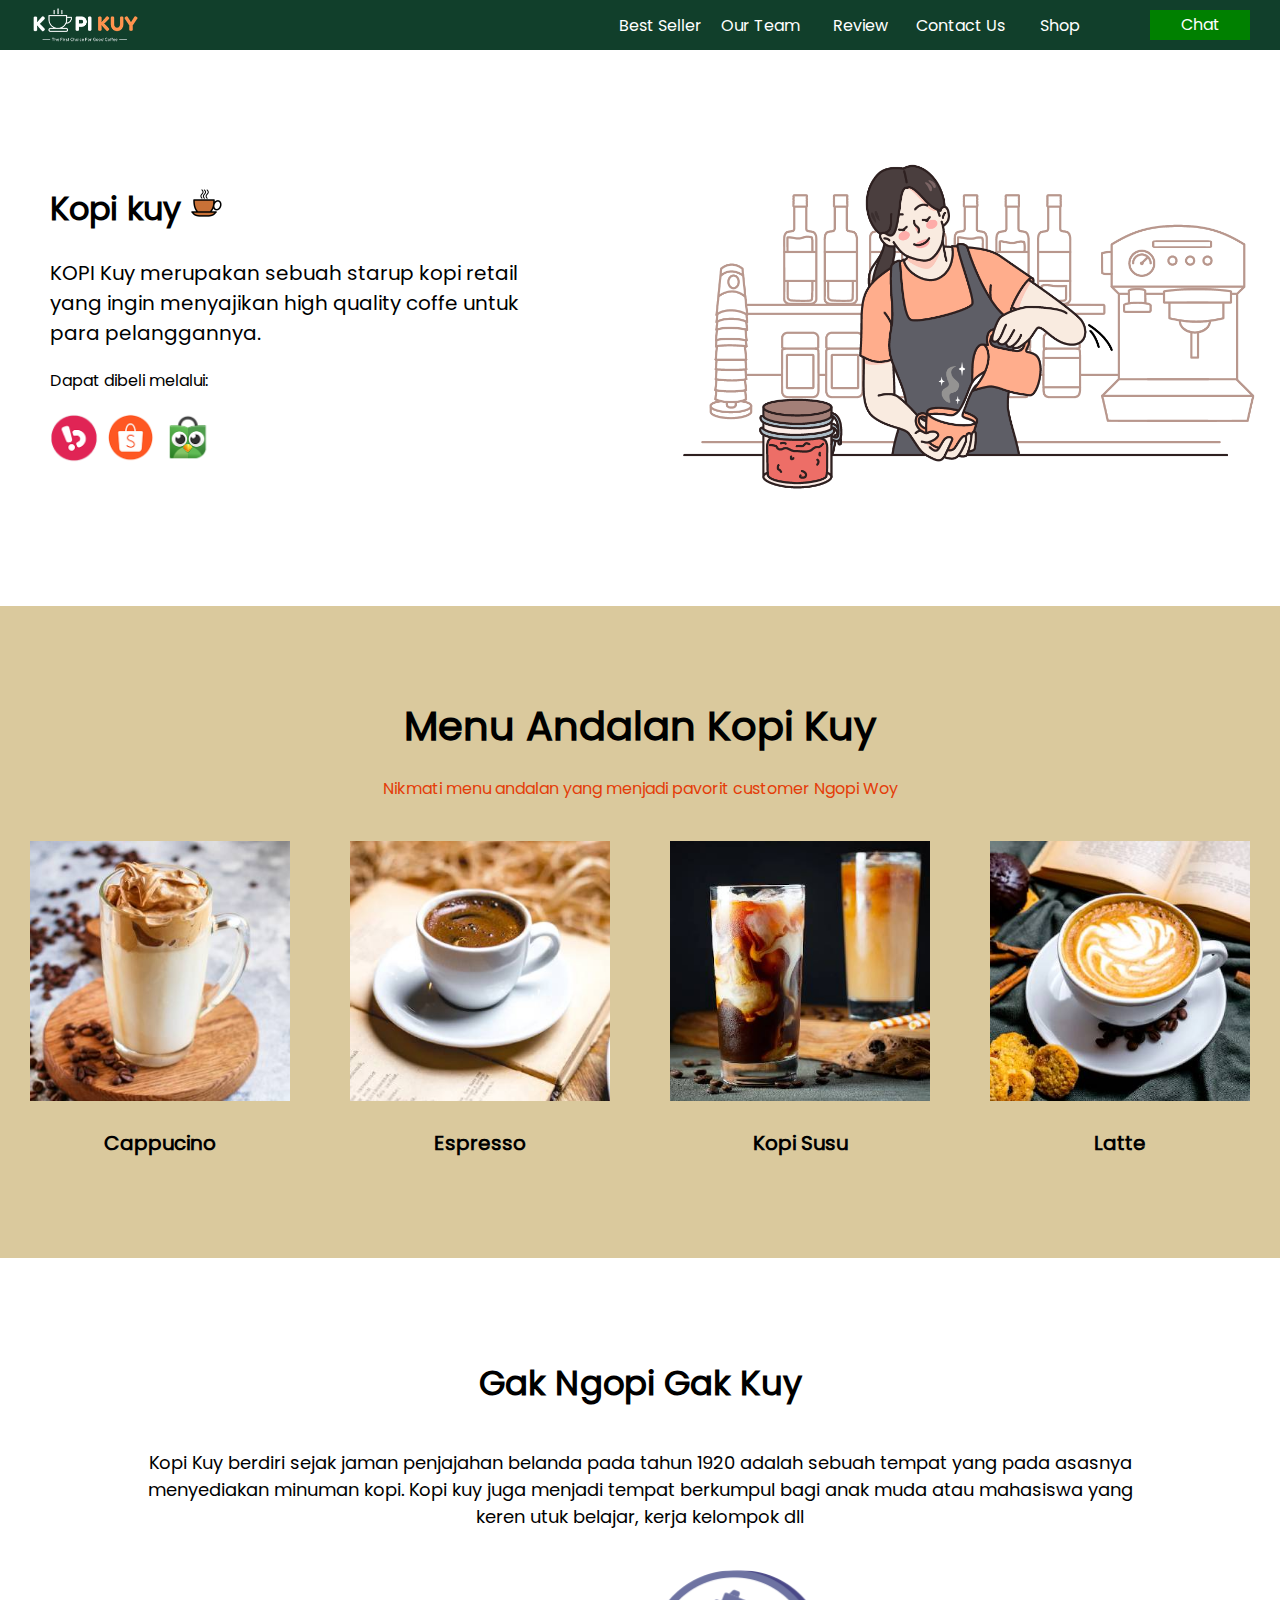
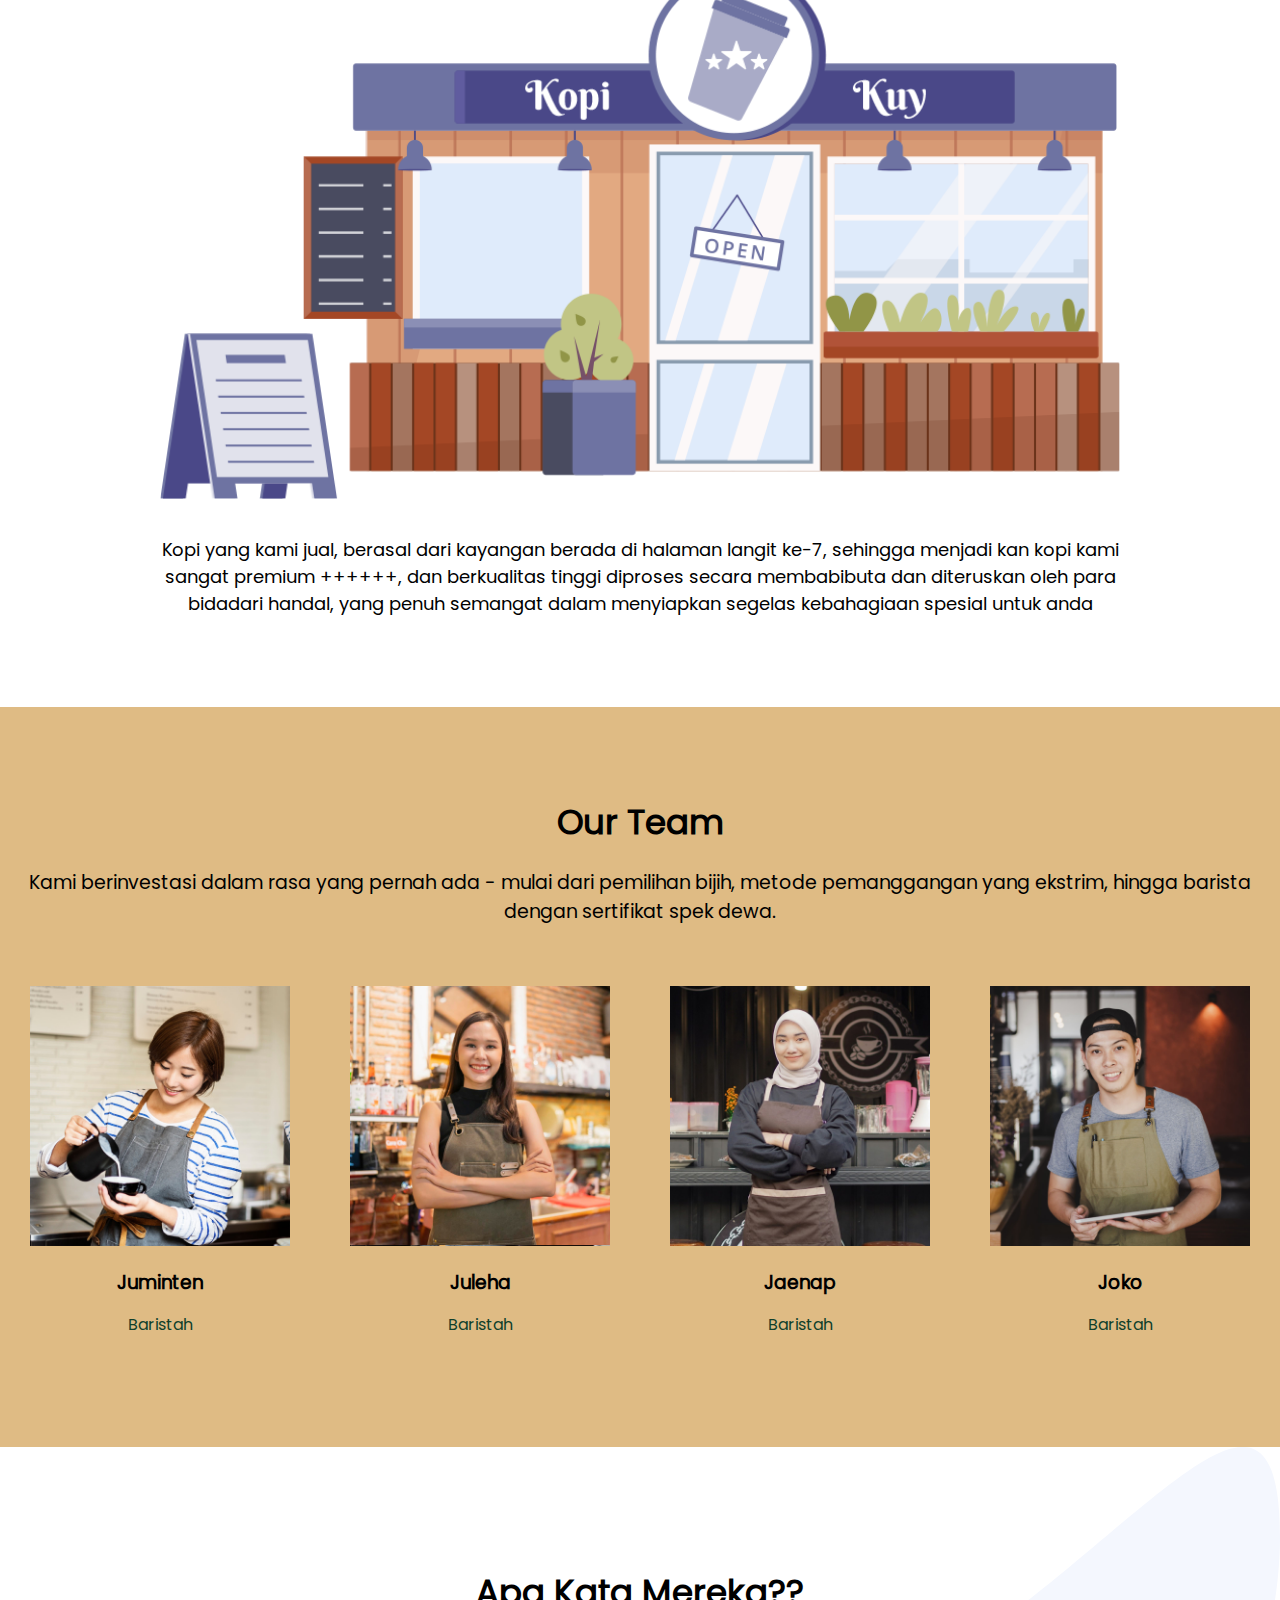
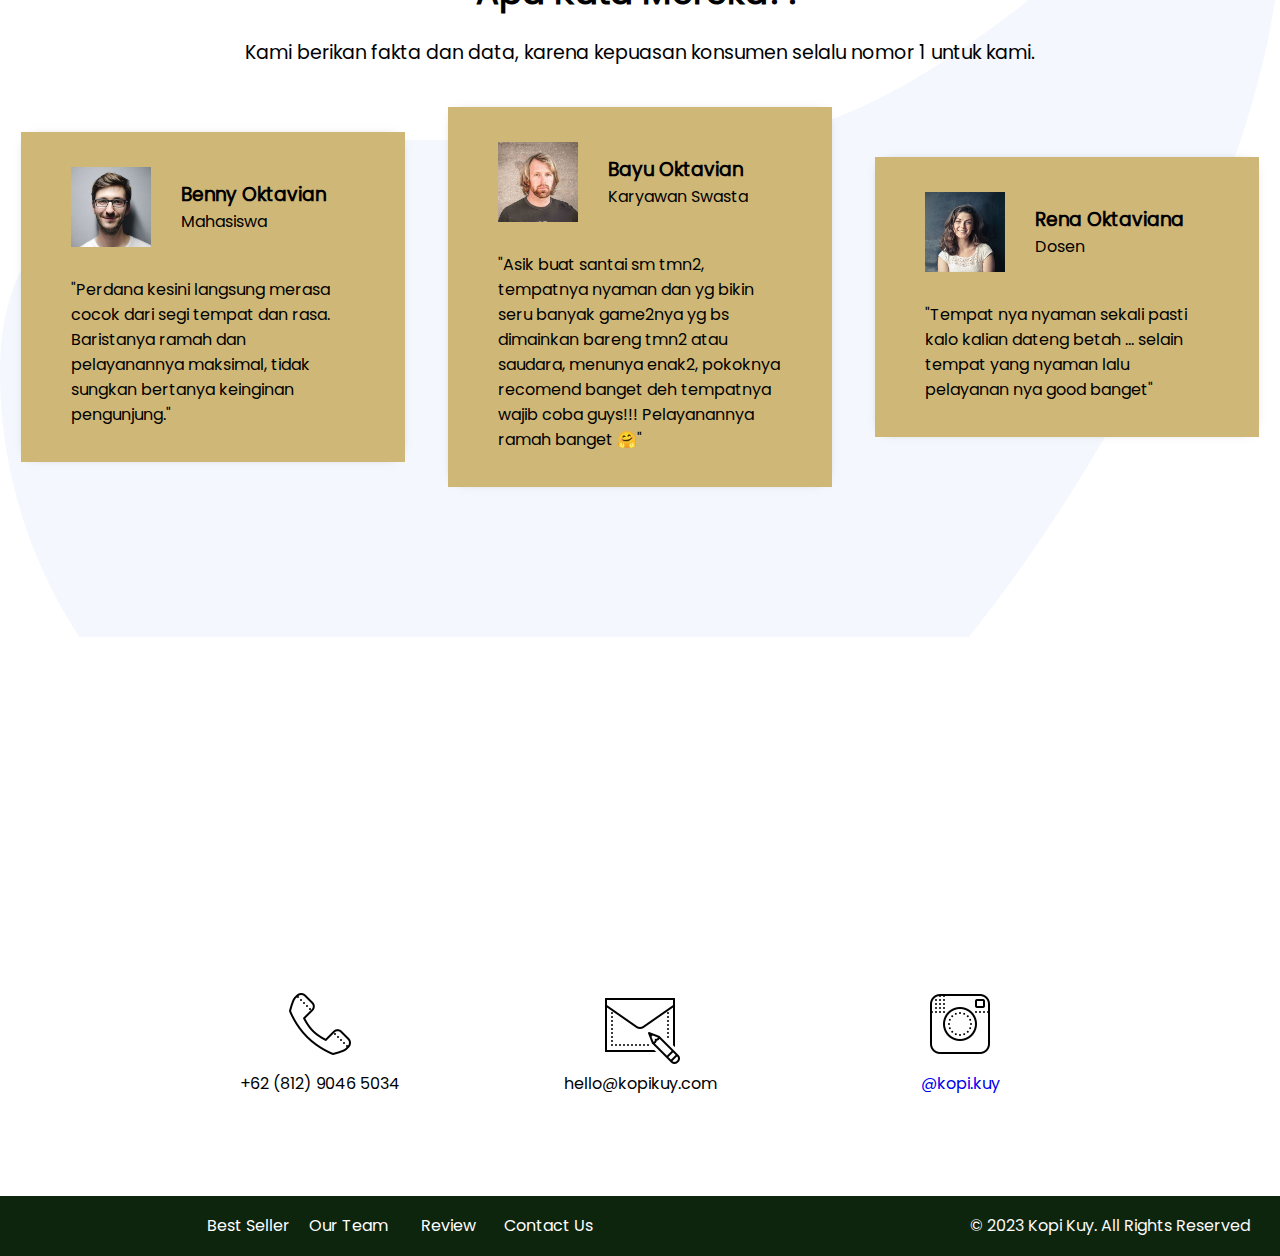
<file: index.html>
<!DOCTYPE html>
<html lang="en">

<head>
    <meta charset="UTF-8">
    <meta http-equiv="X-UA-Compatible" content="IE=edge">
    <meta name="viewport" content="width=device-width, initial-scale=1.0">
    <title>Website Kopi Kuy</title>
    <link rel="stylesheet" href="css/style.css">
</head>

<body>
    <nav>
        <div class="baris">
            <img src="images/logo/logo_kuy.png" alt="logo kopi kuy" class="logo">
            <ul class="navigasi">
                <li>
                    <a href="#best-seller">Best Seller</a>
                </li>
                <li>
                    <a href="#our-team">Our Team</a>
                </li>
                <li>
                    <a href="#review">Review</a>
                </li>
                <li>
                    <a href="#contact-us">Contact Us</a>
                </li>
                <li>
                    <a href="produk.html">Shop</a>
                </li>
            </ul>
            <a class="chat" href="https://wa.me/">Chat</a>
        </div>
    </nav>

    <header>
        <div class="baris">
        <div class="kiri">
            <h1>Kopi kuy
                <img src="images/favicon/favicon-32x32.png" alt="">
            </h1>
            <p class="tagline">KOPI Kuy merupakan sebuah starup kopi retail yang ingin menyajikan high quality coffe untuk para pelanggannya.

            </p>

        <div class="cta">
                <p> Dapat dibeli melalui:</p>
                <a href="#">
                    <img src="images/logo/logo_bukalapak.png" alt="">
                </a>
                <a href="#">
                    <img src="images/logo/logo_shopee.png" alt="">
                </a>
                <a href="#">
                    <img src="images/logo/logo_tokopedia.png" alt="">
                </a>
            </div>
        </div>
        <img src="images/header/banner1.png" class="kanan">
    
        </div> 
    </header>

    <section id="best-seller" class="best-seller">
        
        <h2> Menu Andalan Kopi Kuy </h2>
        <p class="sub"> Nikmati menu andalan yang menjadi pavorit customer Ngopi Woy</p>

        <div class="baris">
            <div class="produk">
            <img src="images/produk/product_capuchino.jpg" alt="">
            <p>Cappucino</p>
        </div>
        <div class="produk">
            <img src="images/produk/product_espresso.jpg" alt="">
            <p>Espresso</p>
        </div>
        <div class="produk">
            <img src="images/produk/product_kopi_susu.jpg" alt="">
            <p>Kopi Susu</p>
        </div>
        <div class="produk">
            <img src="images/produk/product_latte.jpg" alt="">
            <p>Latte</p>
        </div>
        </div>
    </section>

    <section id="about-us" class="about-us">
        <h2> Gak Ngopi Gak Kuy </h2> 
        <p class="tentang"> 
            Kopi Kuy berdiri sejak jaman penjajahan belanda pada tahun 1920 adalah sebuah tempat yang pada asasnya menyediakan minuman kopi.
            Kopi kuy juga menjadi tempat berkumpul bagi anak muda atau mahasiswa yang keren utuk belajar, kerja kelompok dll</p>
        <img src="images/aset/toko kopi.png"> 
        <p class="penjelasan">
            Kopi yang kami jual, berasal dari kayangan berada di halaman langit ke-7, 
            sehingga menjadi kan kopi kami sangat premium ++++++, dan berkualitas tinggi diproses secara membabibuta dan diteruskan oleh para bidadari handal, 
            yang penuh semangat dalam menyiapkan segelas kebahagiaan spesial untuk anda</p>     
    </section>

    <section id="our-team" class="our-team">
        <h2> Our Team </h2>

         <p class="sub"> Kami berinvestasi dalam rasa yang pernah ada - mulai dari pemilihan bijih,  
        metode pemanggangan yang ekstrim, hingga barista dengan sertifikat spek dewa.</p>

        <div class="baris">
            <div class="tim">
                <img src="images/team/team1.jpg">
                <h3>Juminten</h3>
                <p>Baristah</p>
            </div>

            <div class="tim">
                <img src="images/team/team2.jpg"> 
                <h3>Juleha</h3>
                <p>Baristah</p>
            </div>

            <div class="tim">
                <img src="images/team/team5.jpg"> 
                <h3>Jaenap</h3>
                <p>Baristah</p>
            </div>
        
            <div class="tim">
                <img src="images/team/team4.jpg"> 
                <h3> Joko</h3>
                <p>Baristah</p>
            </div>
        </div>
    </section>

    <section id="review" class="review">
        <h2> Apa Kata Mereka?? </h2>
        
        <p class="sub"> Kami berikan fakta dan data, karena kepuasan konsumen selalu nomor 1 untuk kami.</p>

        <div class="baris">
            <div class="testimoni">
                <div class="profile">
                    <img src="images/customer/customer1.jpg"> 
                    <div class="title">
                        <h3>Benny Oktavian</h3>
                        <p>Mahasiswa</p>
                    </div>
                </div>
                <p> "Perdana kesini langsung merasa cocok dari segi tempat dan rasa. 
                Baristanya ramah dan pelayanannya maksimal, tidak sungkan bertanya keinginan pengunjung."</p>
            </div>
            <div class="testimoni">
                <div class="profile">
                    <img src="images/customer/customer2.jpg"> 
                    <div class="title">
                        <h3>Bayu Oktavian</h3>
                        <p>Karyawan Swasta</p>
                    </div>
                </div>
                <p>"Asik buat santai sm tmn2, tempatnya nyaman dan yg bikin seru banyak game2nya yg bs dimainkan bareng tmn2 atau saudara, menunya enak2, 
                pokoknya recomend banget deh tempatnya wajib coba guys!!! Pelayanannya ramah banget 🤗"</p>
            </div>
            <div class="testimoni">
                <div class="profile">
                    <img src="images/customer/customer3.jpg"> 
                    <div class="title">
                        <h3>Rena Oktaviana</h3>
                        <p>Dosen</p>
                    </div>
                </div>
                <p>"Tempat nya nyaman sekali pasti kalo kalian dateng betah ... 
                selain tempat yang nyaman lalu pelayanan nya good banget"</p>
            </div>
        </div>

    </section>

    <section id="contact-us" class="contact-us">
        <iframe
        src="https://www.google.com/maps/embed?pb=!1m18!1m12!1m3!1d3966.373479276824!2d106.66571527719503!3d-6.214377217273906!2m3!1f0!2f0!3f0!3m2!1i1024!2i768!4f13.1!3m3!1m2!1s0x2e69f9912c7f297b%3A0xe5a3a671dae861ab!2sKopi%20kuy!5e0!3m2!1sid!2sid!4v1673785598560!5m2!1sid!2sid"
        width="100%" height="300" frameborder="0" style="border:0;" allowfullscreen="" loading="lazy"
        referrerpolicy="no-referrer-when-downgrade"></iframe>
        
        <div class="baris">
            <div class="kolom">
                <img src="images/icon/icon_phone.png">
                <p>+62 (812) 9046 5034</p>
            </div>
            <div class="kolom">
                <img src="images/icon/icon_mail.png">
                <p>hello@kopikuy.com</p>
            </div>
            <div class="kolom">
                <img src="images/icon/icon_instagram.png">
                <a href="https://instagram.com" role="button">
                    <p>@kopi.kuy</p>
                </a>
            </div>
        </div>
    </section>

    <footer>
        <div class="baris">
            <ul class="navigasi">
                <li>
                    <a href="#best-seller">Best Seller</a>
                </li>
                <li>
                    <a href="#our-team">Our Team</a>
                </li>
                <li>
                    <a href="#review">Review</a>
                </li>
                <li>
                    <a href="#contact-us">Contact Us</a>
                </li>
            </ul>
            <p>© 2023 Kopi Kuy. All Rights Reserved</p>
        </div>
    </footer>
</body>

</html>
</file>
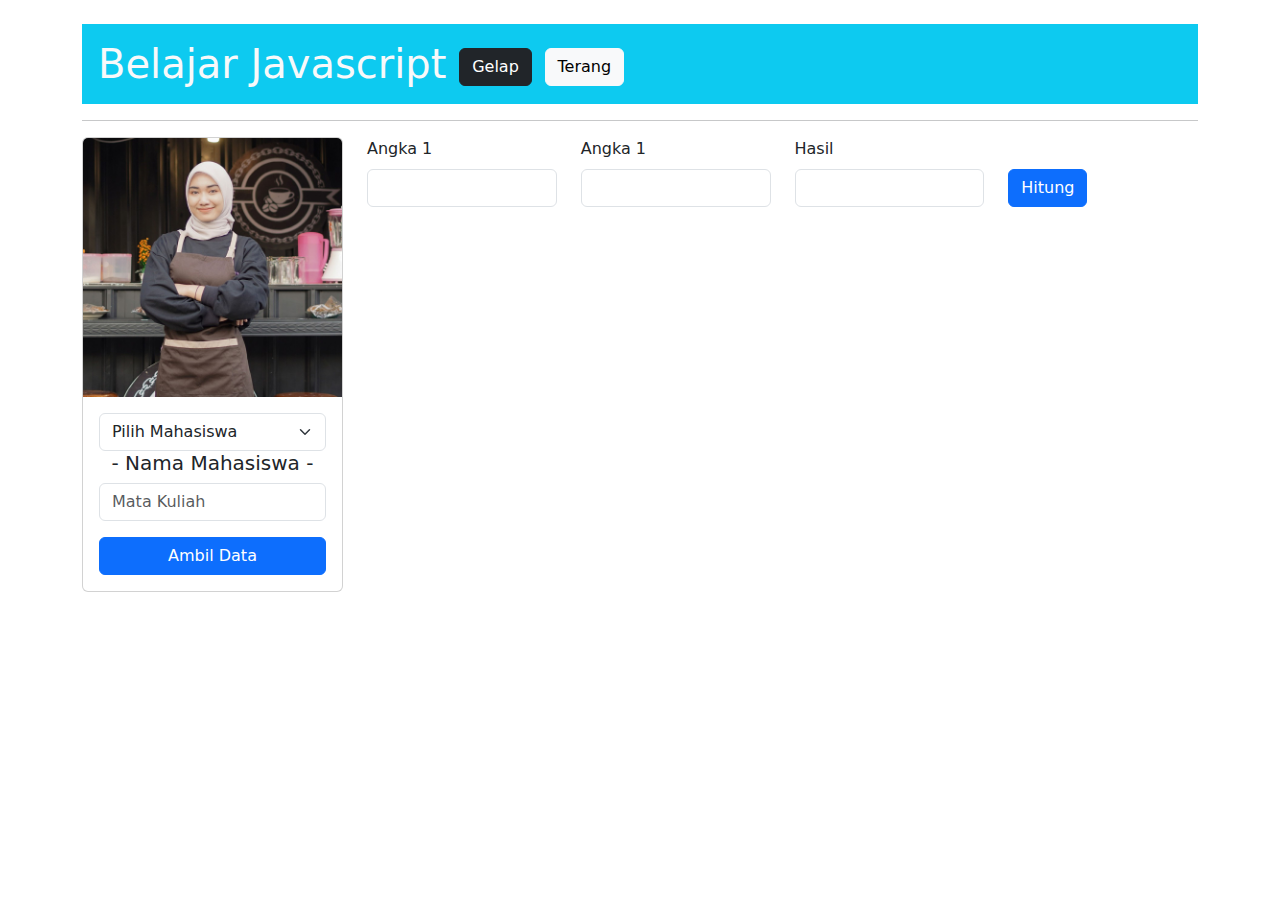
<file: javascript.html>
<!DOCTYPE html>
<html lang="en">

<head>
    <meta charset="UTF-8">
    <meta http-equiv="X-UA-Compatible" content="IE=edge">
    <meta name="viewport" content="width=device-width, initial-scale=1.0">
    <title>Belajar Javascript</title>
    <link href="https://cdn.jsdelivr.net/npm/bootstrap@5.2.3/dist/css/bootstrap.min.css" rel="stylesheet">
</head>

<body id="bungkus">
    <div class="container">
        <h1 class="bg-info p-3 mt-4 text-light">Belajar Javascript
            <button class="btn btn-dark" id="tombol_gelap">Gelap</button>
            <button class="btn btn-light" id="tombol_terang">Terang</button>
        </h1>
        <hr>


        <div class="row">
            <div class="col-md-3 mb-4">
                <div class="card text-dark">
                    <img src="images/team/team5.jpg" class="card-img-top" id="foto_mahasiswa">
                    <div class="card-body">
                        <select class="form-select" id="mahasiswa_select">
                            <option selected>Pilih Mahasiswa</option>
                            <option value="0">Angelina Felie</option>
                            <option value="1">Riki Kurnia</option>
                        </select>
                        <h5 class="card-title text-center" id="nama_mahasiswa"> - Nama Mahasiswa -</h5>
                        <input class="form-control mb-3" id="matkul_mahasiswa" placeholder="Mata Kuliah">
                        <button class="btn btn-primary w-100" id="ambil_data">Ambil Data</button>
                    </div>
                </div>
            </div>
            <div class="col-md-9">
                <div class="row align-items-end">
                    <div class="col mb-3">
                        <label class="form-label">Angka 1</label>
                        <input type="number" class="form-control" id="angka1">
                    </div>
                    <div class="col mb-3">
                        <label class="form-label">Angka 1</label>
                        <input type="number" class="form-control" id="angka2">
                    </div>
                    <div class="col mb-3">
                        <label class="form-label">Hasil</label>
                        <input readonly type="number" class="form-control" id="hasil">
                    </div>
                    <div class="col mb-3">
                        <button class="btn btn-primary" id="hitung">Hitung</button>
                    </div>
                </div>
            </div>
        </div>


    </div>

    <script>
        /* Deklarasi Variabel
    
            const phi = 3.14    // konstan
            var nama = "Riki"   // String
            var umur = 19       // Number
            var lulus = true    // Boolean
    
            // Array
            var mata_kuliah = ["Kalkulus", "Automata", "Web"]
    
            // Object
            var mahasiswa = {
                nama: "Riki",
                umur: 17,
                lulus: true,
                foto: "images/team/team4.jpg",
                matkul: mata_kuliah
            }
    
            var list_mahasiswa = [
                {
                    nama: "Angelina Felicia",
                    umur: 17,
                    lulus: true,
                    foto: "images/team/team3.jpg",
                    matkul: ["Mana", "Arsitektur", "Warna"]
                },
                mahasiswa
            ]
    
            nama = "Riki Kurnia"
            mahasiswa.nama = "Riki Gonzales"
            list_mahasiswa[0].nama = "Angelina Felie"
    
        /* Operator + - 
    
            var umur_lulus = umur + 4
            var nama_lengkap = "Tony" + " " + "Stark"
            var tebak = "1" + "1"
    
    
        /* Alert, console.log, document.write 
    
            alert(5)
            console.log("Selamat Pagi")
    
        /* Function 
    
            function jumlah(a, b) {
                let c = a + b
                return c
            }
    
            hitung(5, 6)
    
        /* Loop 
    
            for (let i = 1; i == 10; i++) {
                console.log(i)
            }
    
            var tampung_matkul = ""
            mata_kuliah.forEach(item => {
                tampung_matkul = item
            });
    
        /* IF 
    
            var nilai_ujian = 80
    
            if (nilai_ujian > 70) {
                alert("Lulus")
            } else {
                alert("gagal")
            }
    
    
        /* Selector (body, elemen, id), value, innerhtml = , insertAdjacentHTML 
    
            nama_mahasiswa.innerHTML = "Joko Anwar"
            matkul_mahasiswa.value = "Aljabar, Matematika, Bahasa"
    
            
        /* Eventlistener 
    
            tombol_gelap.onclick = () => {
                bungkus.classList.add("bg-dark", "text-light")
            }
    
            tombol_terang.onclick = () => {
                bungkus.classList.remove("bg-dark", "text-light")
            }
    
            ambil_data.onclick = function () {
                nama_mahasiswa.innerHTML = "Thomas Silalahi"
                matkul_mahasiswa.value = "Psikologi, Budaya, Bahasa"
                foto_mahasiswa.setAttribute("src", "images/team/team6.jpg")
            }
    
    
        /* QUERY SELECTOR 
    
            var tombol_hitung = document.querySelector("#hitung")
            var input_angka1 = document.querySelector("#angka1")
            var input_angka2 = document.querySelector("#angka2")
            var input_hasil = document.querySelector("#hasil")
    
            tombol_hitung.addEventListener("click", () => {
                let hasil_hitung = Number(input_angka1.value) + Number(input_angka2.value)
                input_hasil.value = hasil_hitung
            })
    
        /* Advanced Sedikit 

            mahasiswa_select.onchange = function () {
                let index = this.value
                alert(index)

                nama_mahasiswa.innerHTML = list_mahasiswa[index].nama
                matkul_mahasiswa.value = list_mahasiswa[index].matkul
                foto_mahasiswa.setAttribute("src", list_mahasiswa[index].foto)
            }

        /* HABIS */

    </script>
</body>

</html>
</file>
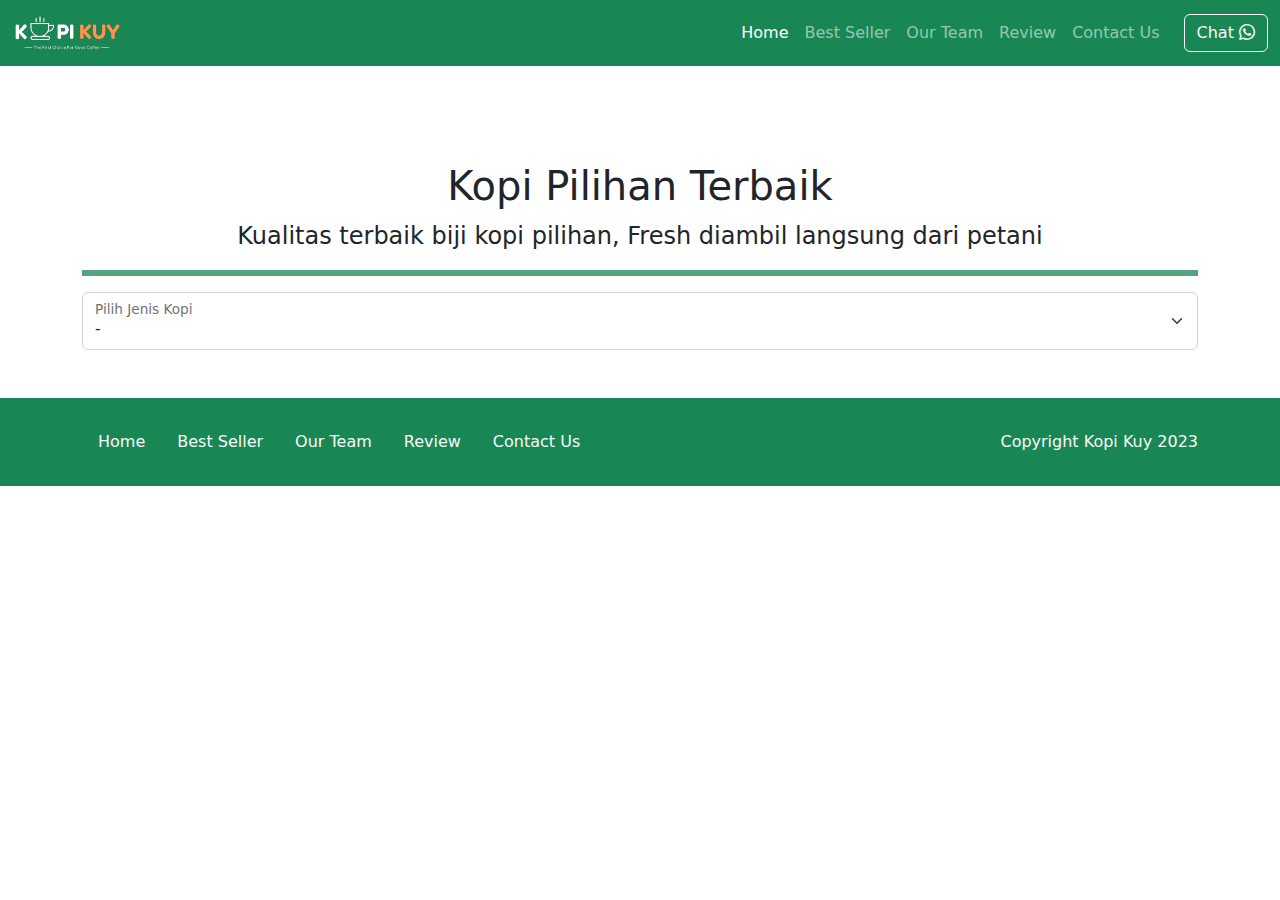
<file: produk.html>
<!DOCTYPE html>
<html lang="en">

<head>
    <meta charset="UTF-8">
    <meta http-equiv="X-UA-Compatible" content="IE=edge">
    <meta name="viewport" content="width=device-width, initial-scale=1.0">
    <link rel="shortcut icon" href="images/favicon/favicon.ico" type="image/x-icon">
    <title>Produk</title>
    <link rel="stylesheet" href="vendor/bootstrap/css/bootstrap.min.css">
    <link rel="stylesheet" href="vendor/bootsrap-icon/bootstrap-icons.css">
    <script src="vendor/bootstrap/js/bootstrap.bundle.min.js"></script>
</head>

<body>
    <nav class="navbar navbar-expand-lg bg-success navbar-dark">
        <div class="container-fluid">
            <a class="navbar-brand" href="#">
                <img class="logo" src="images/logo/logo_kuy.png" height="40">
            </a>
            <button class="navbar-toggler" type="button" data-bs-toggle="collapse"
                data-bs-target="#navbarSupportedContent" aria-controls="navbarSupportedContent" aria-expanded="false"
                aria-label="Toggle navigation">
                <span class="navbar-toggler-icon"></span>
            </button>
            <div class="collapse navbar-collapse" id="navbarSupportedContent">
                <ul class="navbar-nav ms-auto me-3 mb-2 mb-lg-0">
                    <li class="nav-item">
                        <a class="nav-link active" aria-current="page" href="belajar.html">Home</a>
                    </li>
                    <li class="nav-item">
                        <a class="nav-link" href="belajar.html#best-seller">Best Seller</a>
                    </li>
                    <li class="nav-item">
                        <a class="nav-link" href="belajar.html#our-team">Our Team</a>
                    </li>
                    <li class="nav-item">
                        <a class="nav-link" href="belajar.html#review">Review</a>
                    </li>
                    <li class="nav-item">
                        <a class="nav-link" href="belajar.html#contact-us">Contact Us</a>
                    </li>
 

                </ul>
                <a class="btn btn-outline-light" href="https://wa.me/6281290465034" target="_blank">Chat <i
                        class="bi bi-whatsapp"></i></a>

            </div>
        </div>
    </nav>

    <section class="produk text-center mt-5 pt-5">
        <div class="container">
            <h1> Kopi Pilihan Terbaik</h1>
            <p class="fs-4">Kualitas terbaik biji kopi pilihan, Fresh diambil langsung dari petani</p>
            <hr class="border border-success border-3 opacity-75">
            <div class="form-floating col-my-7">  
                <select class="form-select" id="select_kopi" aria-label="Floating label select example">
                    <option selected disabled>-</option>
                    <option value="arabica">Arabica</option>
                    <option value="robusta">Robusta</option>
                </select>
                <label for="select_kopi">Pilih Jenis Kopi</label>
            </div>
        </div>
    </section>

    <div id="baris_produk"></div>
    <footer class="bg-success py-4 mt-5">
        <div class="container">
            <div class="row align-items-center">
                <div class="col-md-8">
                    <ul class="nav">
                        <li class="nav-item">
                            <a class="nav-link link-light active" aria-current="page" href="belajar.html">Home</a>
                        </li>
                        <li class="nav-item">
                            <a class="nav-link link-light" href="belajar.html#best-seller">Best Seller</a>
                        </li>
                        <li class="nav-item">
                            <a class="nav-link link-light" href="belajar.html#our-team">Our Team</a>
                        </li>
                        <li class="nav-item">
                            <a class="nav-link link-light" href="belajar.html#review">Review</a>
                        </li>
                        <li class="nav-item">
                            <a class="nav-link link-light" href="belajar.html#contact-us">Contact Us</a>
                        </li>
                    </ul>
                </div>
                <div class="col-md-4 text-light text-end">
                    Copyright Kopi Kuy 2023
                </div>
            </div>
        </div>
    </footer>
    
    <script src="js/jquery-3.6.3.min.js"> </script>
    <script>
    select_kopi.onchange = function () {
            baris_produk.innerHTML = ''
            var pilihan = this.value

            if(pilihan=="arabica"){
                pilihan="arabica"
            } else{
                pilihan="robusta"
            }

             $.get(pilihan + ".json").then(function (respon) {
                respon.forEach(element => {
                    var produk = `<div class="col-md-3 mb-4">
                    <div class="card">
                        <img src="${element.foto}" class="card-img-top" alt="...">
                        <div class="card-body">
                            <h5 class="card-title">${element.nama}</h5>
                            <div class="row my-4">
                                <div class="ukuran col-6">
                                    ${element.size}
                                </div>
                                <div class="harga col-6">
                                    ${element.harga}
                                </div>
                            </div>
                            <a href="${element.link}" class="btn btn-success w-100"><i class="bi bi-cart2"></i> Beli</a>
                        </div>
                    </div>
                </div>`
                    baris_produk.innerHTML += produk
                })
            })
        }

    </script>
</body>
</html>
</file>
<file: css/style.css>
@font-face {
   font-family: 'Poppins';
   src: url(../fonts/poppins.woff2);
}

* {
   box-sizing: border-box;
   margin: 0;
   padding: 0;
}

html {
   scroll-behavior: smooth;
}

body {
   font-family: 'Poppins';
}

.baris {
   display: flex;
   align-items: center;
}

img {
   max-width: 100%;
}

nav {
   padding-top: 5px;
   padding-right: 30px;
   padding-bottom: 5px;
   padding-left: 30px;
   padding: 5px 30px 5px 30px;
   background-color: #113f2b;
   height: 50px;
}

.logo {
   height: 40px;
}

nav .chat {
   width: 100px;
   height: 30px;
   text-decoration: none;
   background-color: green;
   color: white;
   text-align: center;
   line-height: 1.9rem;
}

.navigasi {
   display: flex;
   list-style: none;
   margin-right: 40px;
   align-items: center;
   margin-left: auto;
}

.navigasi li {
   width: 100px;
}

.navigasi li a {
   color: #fff;
   text-decoration: none;
   text-align: center;
   display: block;
}


header {
   padding-left: 50px;
   padding-top: 80px;
   padding-bottom: 80px;
}

header .baris {
   display: flex;
   align-items: center;
}

header .kiri {
   width: 50%;
   padding-right: 100px;
}

header .kanan {
   width: 50%;
}

header .kiri h1 {
   margin-bottom: 25px;
}

header .kiri p.tagline {
   margin-bottom: 20px;
   font-size: 20px;
}

header .kiri .cta p {
   font-size: 16px;
   margin-bottom: 20px;
}

header .kiri .cta a {
   text-decoration: none;
   margin-right: 5px;
}

header .kiri .cta img {
   height: 50px;
}

    /* Menu Andalan */

section.best-seller {
   background-color: rgb(218, 201, 157);
   padding-top: 90px;
   padding-bottom: 90px;
   text-align: center;
}

.best-seller h2 {
    font-size: 40px;
    font-style: inherit;
   margin-bottom: 20px;
}

.best-seller .sub {
   margin-bottom: 30px;
   color: #e43c09;
}

.best-seller .produk {
   width: 25%;
   padding: 10px 30px;
}

.best-seller .produk p {
    font-weight: bold;
    margin-top: 20px;
    font-size: 20px;
}

    /*about-us*/

.about-us{
    padding: 60px 30px 60px 30px;
    text-align: center;
}

.about-us .tentang{
    width: 1024px;
    max-width: 90%;
    margin: 10px auto 40px auto;
    font-size: 18px;
}

.about-us img{
    width: 960px;
    max-width: 100%;
}

.about-us h2{
    margin: 40px;
    font-size: 34px;
}

.about-us p{
    margin: 20px;
    font-size: 18px;
}

.about-us .penjelasan{
    max-width: 80%;
    margin: 30px auto 30px auto;
    font-size: 18px
}


    /*tim kami*/

.our-team {
    background-color: rgb(223, 187, 132);
    text-align: center;
    padding-top: 90px;
    padding-bottom: 90px;
}

.our-team h2 {
    margin-bottom: 20px;
    font-size: 34px;
}

.our-team .sub{
    margin-bottom: 40px;
    font-size: 19px;
}

.our-team .tim{
    margin: 20px 30px;
    text-align: center;
}

.our-team .baris .tim img {
    margin-bottom: 15px;
}

.our-team .baris .tim p {
    color: #113f2b
}

.our-team .baris h3{
    margin-bottom: 15px;
}

    /*kata Mereka*/

.review {
    background-image: url(../images/shapes/9.svg);
    background-size: cover;
    padding-top: 120px;
    padding-bottom: 150px;
}

.review h2 {
    margin-bottom: 20px;
    font-size: 34px;
    text-align: center;
}

.review .sub{
    margin-bottom: 40px;
    font-size: 19px;
    text-align: center;
}

.review .baris{
    width: 1366px;
    max-width: 100%;
    margin-left: auto;
    margin-right: auto;
    justify-content: space-around;
}

.review .baris .testimoni {
    width: 30%;
    padding: 35px 50px;
    box-shadow: 0px 0px 12px -10px #000;
    background-color: rgb(207, 184, 119);
 }
 
 .review .profile {
    display: flex;
    margin-bottom: 30px;
    align-items: center;
 }
 
 .review .profile img {
    height: 80px;
    margin-right: 30px;
 }
 

/*contuct us*/

section.contact-us{
    margin-bottom: 100px;
}

.contact-us .baris{
    justify-content: center;
}

.contact-us .baris .kolom{
    margin-top: 40px;
    widows: 25%;
    text-align: center;
}

.contact-us .kolom a{
    text-decoration: none;
        margin-bottom: 100px;
}
     
     .contact-us .baris .kolom {
        margin-top: 40px;
        width: 25%;
        text-align: center;
     }
     
     .contact-us .kolom a {
        text-decoration: none;
     }

    /*Footer*/

footer{
    background-color: rgb(13, 36, 13);
    padding-left: 30px;
    padding-right: 30px;
}
     
footer .baris {
    align-items: center;
    justify-content: space-between;
    max-width: 1366px;
    align-self: center;
    height: 60px;
}
     
footer .navigasi {
    width: 60%;
}
footer p{
    color: #fafafa;
}

    /*produk*/
.shop .card p.card-text {
    font-size: 15px;
    color: #3b3b3b;
}
     
.shop .card h5 {
    font-size: 18px;
    font-weight: bold;
    color: #3b3b3b;
}
</file>
